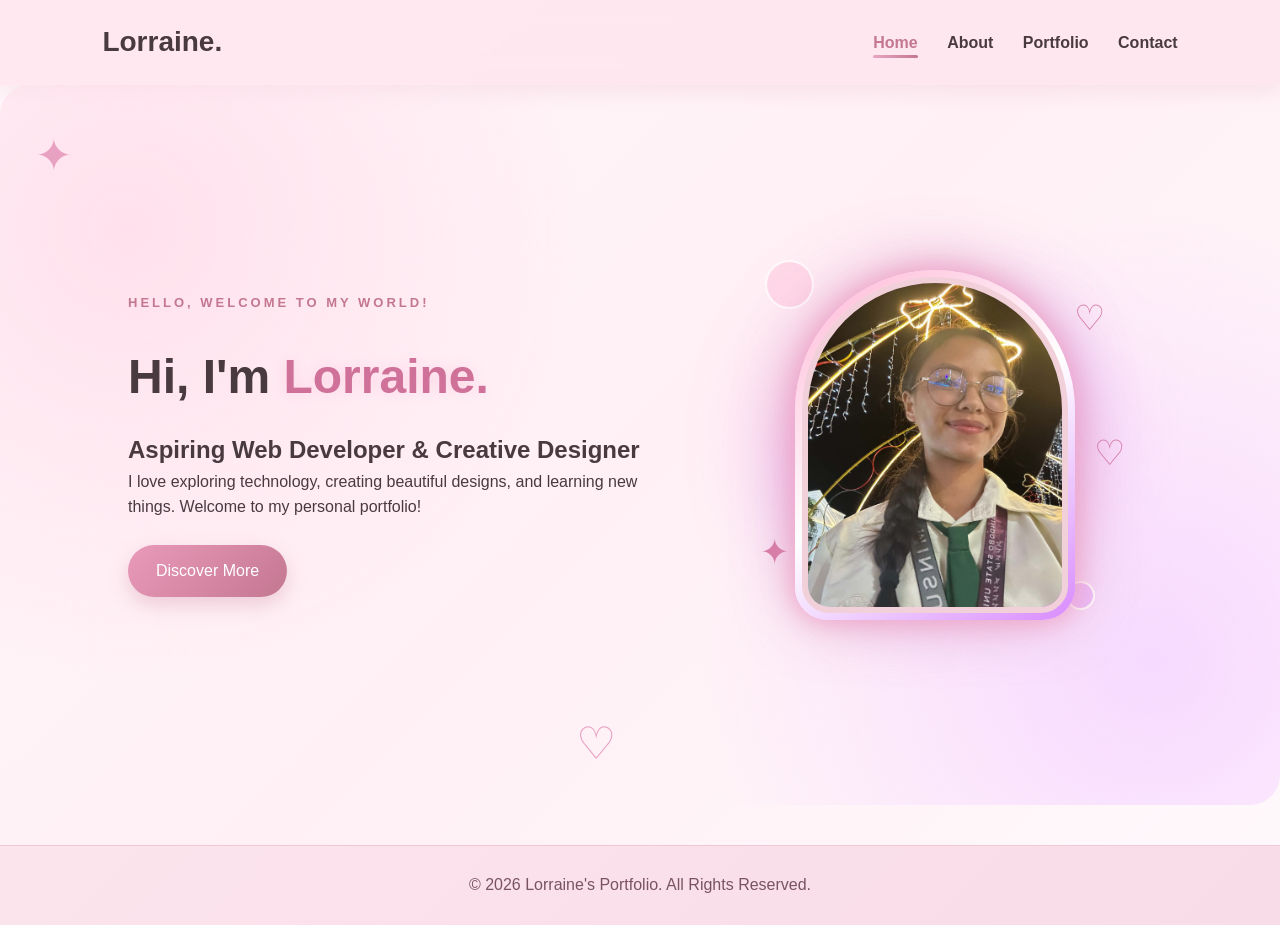
<file: index.html>
<!DOCTYPE html>

<html lang="en">

<head>

    <meta charset="UTF-8">

    <meta name="viewport" content="width=device-width, initial-scale=1.0">

    <title>Home | Lorraine's Portfolio</title>

    <!-- External CSS -->

    <link rel="stylesheet" href="style.css">

</head>

<body>

    <!-- Navigation Bar -->

    <header>

        <h2 class="logo">Lorraine.</h2>

        <nav>

            <a href="index.html" class="active">Home</a>

            <a href="about.html">About</a>

            <a href="portfolio.html">Portfolio</a>

            <a href="contact.html">Contact</a>

            </nav>
        </header>

        <!-- Hero Section -->
        <section class="hero">
            <div class="hero-text">
                <p class="welcome">HELLO, WELCOME TO MY WORLD!</p>
                <h1>Hi, I'm <span>Lorraine.</span></h1>
                <h2>Aspiring Web Developer & Creative Designer</h2>
                <p>
                    I love exploring technology, creating beautiful designs,
                    and learning new things. Welcome to my personal portfolio!
                </p>
                <a href="about.html" class="btn">Discover More</a>
            </div>

            <div class="hero-image">
                <div class="photo-glow"></div>
                <div class="photo-frame">
                    <img src="images/profile.jpg" alt="Lorraine's portrait">
                </div>
                <span class="floating-heart heart-one">♡</span>
                <span class="floating-heart heart-two">✦</span>
                <span class="floating-heart heart-three">♡</span>
            </div>
        </section>

        <footer>
            <p>© 2026 Lorraine's Portfolio. All Rights Reserved.</p>
        </footer>

    </body>
</html>
</file>
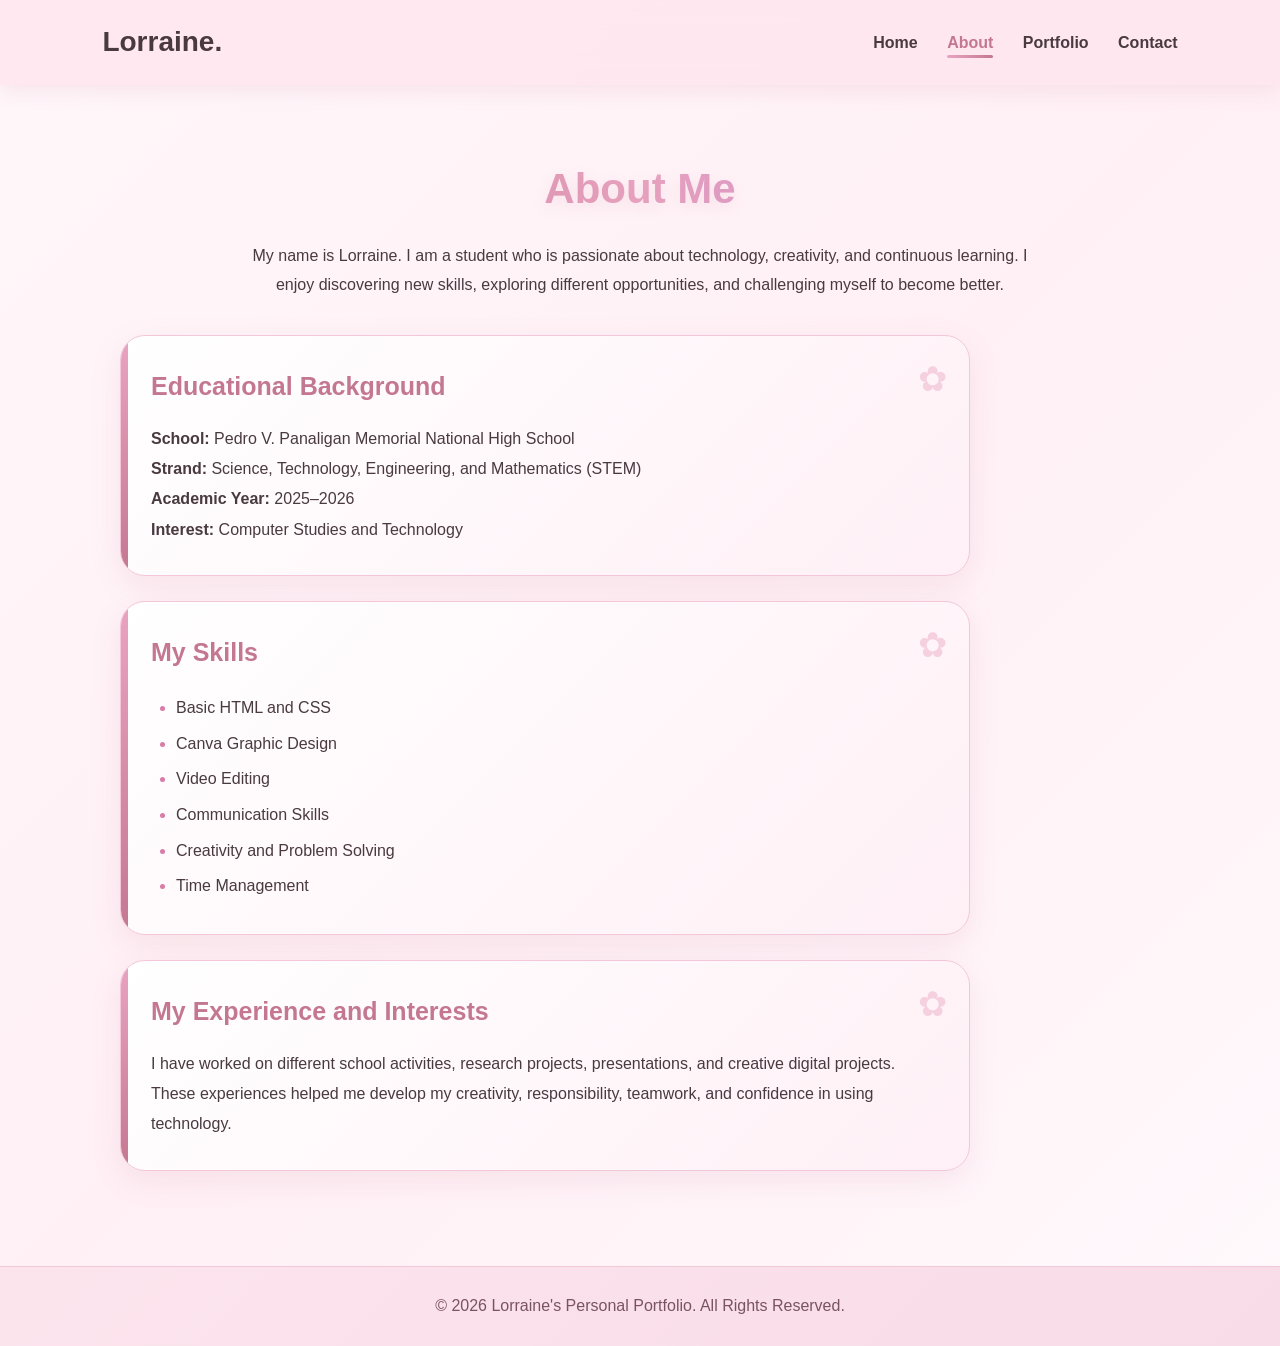
<file: about.html>
<!DOCTYPE html>
<html lang="en">
<head>
    <meta charset="UTF-8">
    <meta name="viewport" content="width=device-width, initial-scale=1.0">
    <title>About | Lorraine's Portfolio</title>

    <!-- External CSS -->
    <link rel="stylesheet" href="style.css">
</head>

<body>

    <!-- Navigation Bar -->
    <header>
        <h2 class="logo">Lorraine.</h2>

        <nav>
            <a href="index.html">Home</a>
            <a href="about.html" class="active">About</a>
            <a href="portfolio.html">Portfolio</a>
            <a href="contact.html">Contact</a>
        </nav>
    </header>

    <!-- About Section -->
    <section class="page-content">

        <h1>About <span>Me</span></h1>

        <p>
            My name is Lorraine. I am a student who is passionate
            about technology, creativity, and continuous learning.
            I enjoy discovering new skills, exploring different
            opportunities, and challenging myself to become better.
        </p>

        <!-- Educational Background -->
        <div class="info-card">

            <h2>Educational Background</h2>

            <p><strong>School:</strong>
                Pedro V. Panaligan Memorial National High School
            </p>

            <p><strong>Strand:</strong>
                Science, Technology, Engineering, and Mathematics (STEM)
            </p>

            <p><strong>Academic Year:</strong>
                2025–2026
            </p>

            <p><strong>Interest:</strong>
                Computer Studies and Technology
            </p>

        </div>

        <!-- Skills -->
        <div class="info-card">

            <h2>My Skills</h2>

            <ul>
                <li>Basic HTML and CSS</li>
                <li>Canva Graphic Design</li>
                <li>Video Editing</li>
                <li>Communication Skills</li>
                <li>Creativity and Problem Solving</li>
                <li>Time Management</li>
            </ul>

        </div>

        <!-- Experience -->
        <div class="info-card">

            <h2>My Experience and Interests</h2>

            <p>
                I have worked on different school activities,
                research projects, presentations, and creative
                digital projects. These experiences helped me
                develop my creativity, responsibility, teamwork,
                and confidence in using technology.
            </p>

        </div>

    </section>

    <!-- Footer -->
    <footer>
        <p>&copy; 2026 Lorraine's Personal Portfolio. All Rights Reserved.</p>
    </footer>

</body>
</html>
</file>
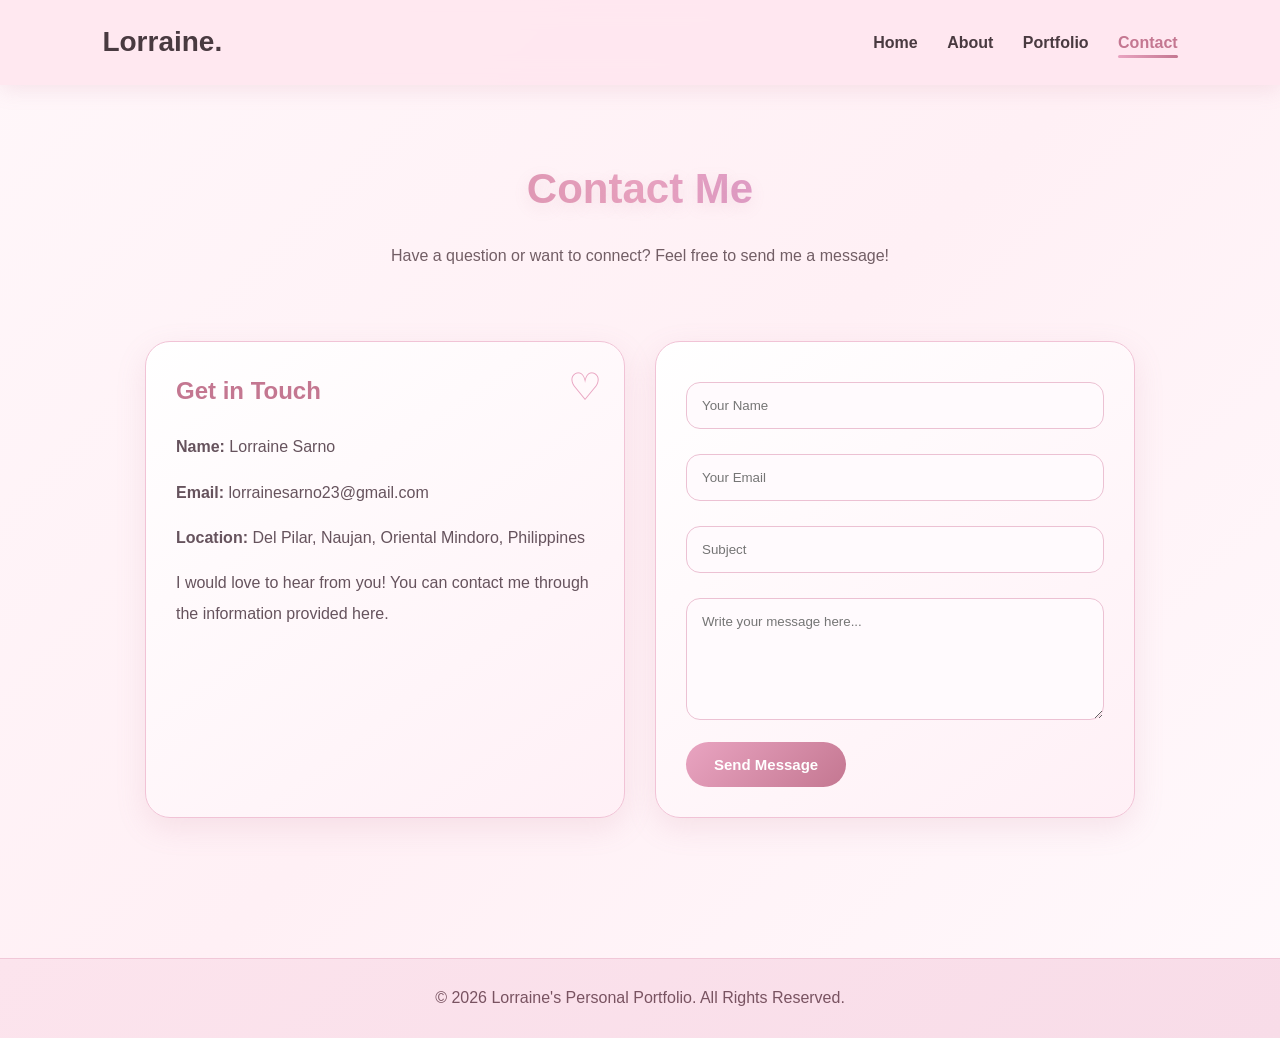
<file: contact.html>
<!DOCTYPE html>
<html lang="en">
<head>
    <meta charset="UTF-8">
    <meta name="viewport" content="width=device-width, initial-scale=1.0">

    <title>Contact | Lorraine's Portfolio</title>

    <!-- External CSS -->
    <link rel="stylesheet" href="style.css">
</head>

<body>

    <!-- Navigation Bar -->
    <header>
        <h2 class="logo">Lorraine.</h2>

        <nav>
            <a href="index.html">Home</a>
            <a href="about.html">About</a>
            <a href="portfolio.html">Portfolio</a>
            <a href="contact.html" class="active">Contact</a>
        </nav>
    </header>

    <!-- Contact Section -->
    <section class="page-content">

        <h1>Contact <span>Me</span></h1>

        <p class="subtitle">
            Have a question or want to connect?
            Feel free to send me a message!
        </p>

        <div class="contact-container">

            <!-- Contact Information -->
            <div class="contact-info">

                <h2>Get in Touch</h2>

                <p><strong>Name:</strong> Lorraine Sarno</p>

                <p><strong>Email:</strong>
                    lorrainesarno23@gmail.com
                </p>

                <p><strong>Location:</strong> Del Pilar, Naujan, Oriental Mindoro, Philippines</p>

                <p>
                    I would love to hear from you!
                    You can contact me through the
                    information provided here.
                </p>

            </div>

            <!-- Contact Form -->
            <form class="contact-form" onsubmit="sendEmail(event)">

                <input
                    type="text"
                    id="visitorName"
                    placeholder="Your Name"
                    required>

                <input
                    type="email"
                    id="visitorEmail"
                    placeholder="Your Email"
                    required>

                <input
                    type="text"
                    id="visitorSubject"
                    placeholder="Subject"
                    required>

                <textarea
                    id="visitorMessage"
                    placeholder="Write your message here..."
                    rows="6"
                    required></textarea>

                <button type="submit">Send Message</button>

            </form>

            <script>
            function sendEmail(event) {
                event.preventDefault();

                const name = document.getElementById("visitorName").value;
                const email = document.getElementById("visitorEmail").value;
                const subject = document.getElementById("visitorSubject").value;
                const message = document.getElementById("visitorMessage").value;

                const recipient = "lorrainesarno23@gmail.com";

                const emailBody =
                    "Name: " + name + "\n" +
                    "Email: " + email + "\n\n" +
                    "Message:\n" + message;

                const mailtoLink =
                    "mailto:" + recipient +
                    "?subject=" + encodeURIComponent(subject) +
                    "&body=" + encodeURIComponent(emailBody);

                window.location.href = mailtoLink;
            }
            </script>

                

        </div>

    </section>

    <!-- Footer -->
    <footer>
        <p>
            &copy; 2026 Lorraine's Personal Portfolio.
            All Rights Reserved.
        </p>
    </footer>

</body>
</html>
</file>
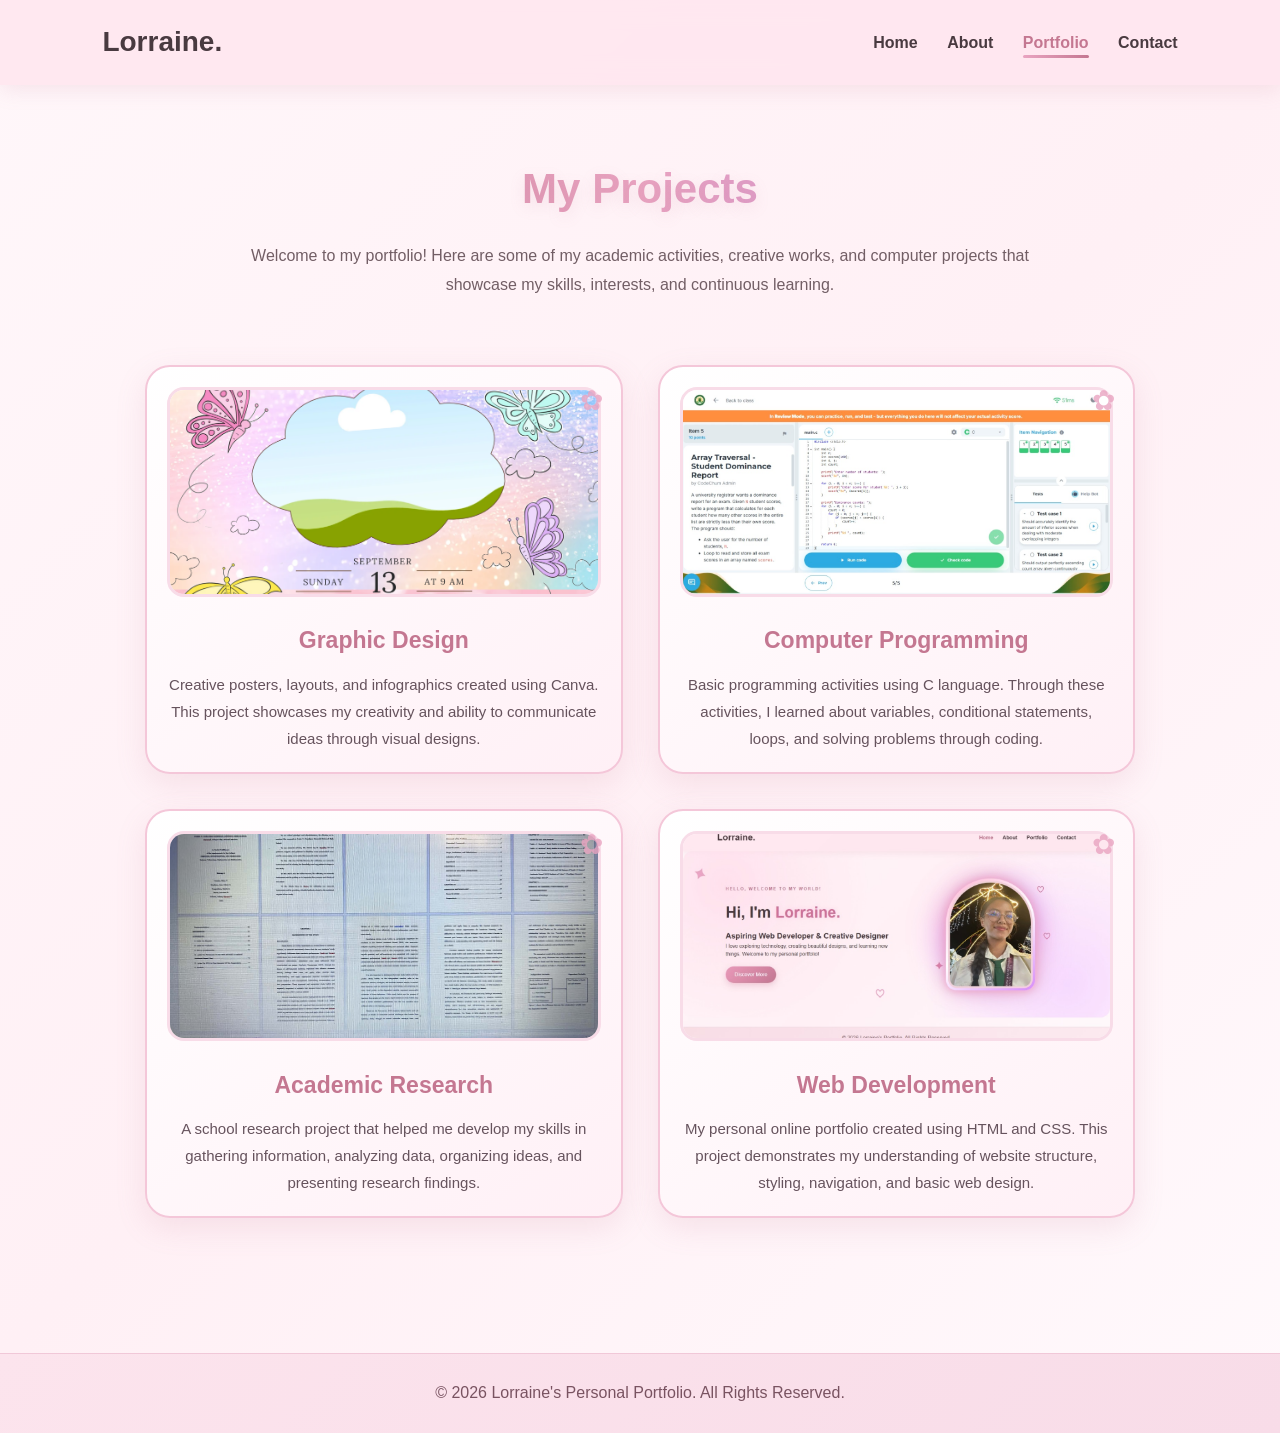
<file: portfolio.html>
<!DOCTYPE html>
<html lang="en">

<head>
    <meta charset="UTF-8">
    <meta name="viewport" content="width=device-width, initial-scale=1.0">

    <title>Portfolio | Lorraine's Personal Portfolio</title>

    <!-- External CSS Stylesheet -->
    <link rel="stylesheet" href="style.css">
</head>

<body>

    <!-- Navigation Bar -->
    <header>
        <h2 class="logo">Lorraine.</h2>

        <nav>
            <a href="index.html">Home</a>
            <a href="about.html">About</a>
            <a href="portfolio.html" class="active">Portfolio</a>
            <a href="contact.html">Contact</a>
        </nav>
    </header>


    <!-- Portfolio Section -->
    <section class="page-content">

        <h1>My <span>Projects</span></h1>

        <p class="subtitle">
            Welcome to my portfolio! Here are some of my
            academic activities, creative works, and computer
            projects that showcase my skills, interests,
            and continuous learning.
        </p>


        <!-- Project Container -->
        <div class="project-container">


            <!-- Project 1: Graphic Design -->
            <div class="project-card">

                <img src="images/project1.jpg"
                     alt="Graphic design project">

                <h2>Graphic Design</h2>

                <p>
                    Creative posters, layouts, and infographics
                    created using Canva. This project showcases
                    my creativity and ability to communicate
                    ideas through visual designs.
                </p>

            </div>


            <!-- Project 2: Computer Programming -->
            <div class="project-card">

                <img src="images/project2.jpg"
                     alt="Computer programming activity">

                <h2>Computer Programming</h2>

                <p>
                    Basic programming activities using C language.
                    Through these activities, I learned about
                    variables, conditional statements, loops,
                    and solving problems through coding.
                </p>

            </div>


            <!-- Project 3: Academic Research -->
            <div class="project-card">

                <img src="images/project3.jpg"
                     alt="Academic research project">

                <h2>Academic Research</h2>

                <p>
                    A school research project that helped me
                    develop my skills in gathering information,
                    analyzing data, organizing ideas, and
                    presenting research findings.
                </p>

            </div>


            <!-- Project 4: Web Development -->
            <div class="project-card">

                <img src="images/project4.jpg"
                     alt="Personal website development">

                <h2>Web Development</h2>

                <p>
                    My personal online portfolio created using
                    HTML and CSS. This project demonstrates
                    my understanding of website structure,
                    styling, navigation, and basic web design.
                </p>

            </div>


        </div>

    </section>


    <!-- Footer -->
    <footer>
        <p>
            &copy; 2026 Lorraine's Personal Portfolio.
            All Rights Reserved.
        </p>
    </footer>

</body>

</html>
</file>
<file: style.css>
/* GENERAL STYLING */
* {
    margin: 0;
    padding: 0;
    box-sizing: border-box;
    font-family: Arial, sans-serif;
}

body {
    background-color: #fff7f5;
    color: #493a40;
    line-height: 1.6;
}

/* HEADER */
header {
    display: flex;
    justify-content: space-between;
    align-items: center;
    padding: 20px 8%;
    background-color: #f8dde5;
}

.logo {
    font-size: 28px;
    color: #493a40;
    font-weight: bold;
}

/* NAVIGATION */
nav a {
    text-decoration: none;
    color: #493a40;
    margin-left: 25px;
    font-weight: bold;
    transition: 0.3s;
}

nav a:hover,
nav a.active {
    color: #c47791;
}

/* HOMEPAGE */
.hero {
    min-height: 80vh;
    display: flex;
    align-items: center;
    justify-content: space-between;
    padding: 60px 10%;
    gap: 40px;
}

.hero-text {
    max-width: 550px;
}

.welcome {
    color: #c47791;
    letter-spacing: 2px;
    font-size: 13px;
    font-weight: bold;
}

.hero-text h1 {
    font-size: 48px;
    margin: 15px 0;
}

span {
    color: #c47791;
}

.hero-text h3 {
    margin-bottom: 15px;
}

.hero-text p {
    margin-bottom: 25px;
}

/* BUTTON */
.btn {
    display: inline-block;
    background-color: #c47791;
    color: white;
    padding: 12px 25px;
    border-radius: 25px;
    text-decoration: none;
    transition: 0.3s;
}

.btn:hover {
    background-color: #a85d77;
}

/* PROFILE IMAGE */
.hero-image img {
    width: 300px;
    height: 350px;
    object-fit: cover;
    border-radius: 20px;
    border: 6px solid #f1d0da;
}

/* FOOTER */
footer {
    text-align: center;
    padding: 20px;
    background-color: #f8dde5;
    color: #493a40;
    margin-top: 30px;
}
/* ABOUT PAGE */

.page-content {
    min-height: 80vh;
    padding: 60px 10%;
    text-align: center;
}

.page-content h1 {
    font-size: 38px;
    margin-bottom: 15px;
}

.page-content > p {
    max-width: 800px;
    margin: 0 auto 30px;
}

.info-card {
    background-color: white;
    padding: 25px;
    margin: 20px auto;
    max-width: 850px;
    border-radius: 15px;
    text-align: left;
    box-shadow: 0 4px 12px rgba(0,0,0,0.06);
}

.info-card h2 {
    color: #c47791;
    margin-bottom: 12px;
}

.info-card ul {
    padding-left: 25px;
}
/* PORTFOLIO PAGE */

.subtitle {
    color: #725e65;
    font-size: 16px;
}

/* PROJECT GRID */
.project-container {
    display: grid;
    grid-template-columns: repeat(2, 1fr);
    gap: 25px;
    margin-top: 30px;
}

/* PROJECT CARDS */
.project-card {
    background-color: white;
    border-radius: 15px;
    padding: 20px;
    box-shadow: 0 4px 12px rgba(0,0,0,0.06);
    transition: 0.3s;
}

.project-card:hover {
    transform: translateY(-5px);
}

/* PROJECT IMAGES */
.project-card img {
    width: 100%;
    height: 200px;
    object-fit: cover;
    border-radius: 10px;
}

.project-card h2 {
    color: #c47791;
    margin: 15px 0 10px;
}

.project-card p {
    font-size: 15px;
    line-height: 1.6;
}
/* CONTACT PAGE */

.contact-container {
    display: flex;
    justify-content: center;
    align-items: flex-start;
    gap: 40px;
    margin-top: 35px;
    text-align: left;
}

/* CONTACT INFORMATION */
.contact-info {
    background-color: white;
    padding: 25px;
    border-radius: 15px;
    flex: 1;
    box-shadow: 0 4px 12px rgba(0,0,0,0.06);
}

.contact-info h2 {
    color: #c47791;
    margin-bottom: 15px;
}

.contact-info p {
    margin-bottom: 15px;
}

/* CONTACT FORM */
.contact-form {
    background-color: white;
    padding: 25px;
    border-radius: 15px;
    flex: 1;
    box-shadow: 0 4px 12px rgba(0,0,0,0.06);
}

.contact-form input,
.contact-form textarea {
    width: 100%;
    padding: 12px;
    margin-bottom: 15px;
    border: 1px solid #e8c6d1;
    border-radius: 8px;
    outline: none;
}

.contact-form input:focus,
.contact-form textarea:focus {
    border-color: #c47791;
}

/* SEND BUTTON */
.contact-form button {
    background-color: #c47791;
    color: white;
    padding: 12px 25px;
    border: none;
    border-radius: 8px;
    cursor: pointer;
    font-size: 15px;
    transition: 0.3s;
}

.contact-form button:hover {
    background-color: #a85d77;
}
/* BEAUTIFUL PINK PORTRAIT EFFECT */

.hero-image {
    position: relative;
    width: 350px;
    height: 400px;
    display: flex;
    justify-content: center;
    align-items: center;
    margin: auto;
}

.photo-glow {
    position: absolute;
    width: 310px;
    height: 310px;
    background: linear-gradient(135deg, #ff9fcb, #d98bff, #ffc1d9);
    border-radius: 50%;
    filter: blur(45px);
    opacity: 0.7;
    animation: glowPulse 3s infinite alternate;
}

.photo-frame {
    position: relative;
    width: 280px;
    height: 350px;
    padding: 7px;
    border-radius: 150px 150px 35px 35px;
    background: linear-gradient(145deg, #ffb6d5, #ffffff, #d98bff);
    box-shadow: 0 0 25px #f3a6ca,
                0 0 55px rgba(196, 119, 145, 0.5);
    z-index: 2;
    transition: 0.4s ease;
}

.photo-frame:hover {
    transform: translateY(-10px) scale(1.03);
    box-shadow: 0 0 35px #ff9fcb,
                0 0 70px #e9a4ff;
}

.photo-frame img {
    width: 100%;
    height: 100%;
    object-fit: cover;
    border-radius: 145px 145px 30px 30px;
}

.floating-heart {
    position: absolute;
    color: #d77da7;
    font-size: 35px;
    z-index: 3;
    animation: float 3s ease-in-out infinite;
}

.heart-one {
    top: 45px;
    right: 5px;
}

.heart-two {
    bottom: 65px;
    left: 0;
    animation-delay: 1s;
}

.heart-three {
    top: 180px;
    right: -15px;
    animation-delay: 1.5s;
}

@keyframes float {
    0%, 100% {
        transform: translateY(0);
    }
    50% {
        transform: translateY(-15px);
    }
}

@keyframes glowPulse {
    from {
        opacity: 0.4;
        transform: scale(0.9);
    }
    to {
        opacity: 0.8;
        transform: scale(1.1);
    }
}
/* =================================
   EXTRA PINK DESIGNS FOR ALL PAGES
================================= */

/* GLOBAL PINK BACKGROUND DETAILS */

body {
    background: linear-gradient(
        135deg,
        #fff7fa,
        #fff0f5,
        #fff9fc
    );
}

/* NAVIGATION BAR */

header {
    background: rgba(255, 230, 239, 0.92);
    backdrop-filter: blur(12px);
    box-shadow: 0 5px 20px rgba(196, 119, 145, 0.15);
}

nav a {
    transition: 0.3s ease;
}

nav a:hover {
    color: #d45d91;
    text-shadow: 0 0 10px #ffc1d9;
}

/* HOME PAGE EXTRA DESIGNS */

.hero {
    position: relative;
    overflow: hidden;
    background:
        radial-gradient(circle at 10% 20%,
        #ffe0ec 0%, transparent 35%),
        radial-gradient(circle at 90% 80%,
        #f7d9ff 0%, transparent 35%);
    border-radius: 30px;
}

.hero::before {
    content: "✦";
    position: absolute;
    top: 35px;
    left: 35px;
    font-size: 45px;
    color: #e9a1c1;
    animation: sparkle 3s infinite alternate;
}

.hero::after {
    content: "♡";
    position: absolute;
    bottom: 25px;
    left: 45%;
    font-size: 45px;
    color: #e9a1c1;
    animation: float 3s infinite ease-in-out;
}

.hero-text h1 {
    color: #493a40;
}

.hero-text h1 span {
    color: #cf7199;
    text-shadow: 0 0 15px #ffd1e3;
}

.hero-text .welcome {
    color: #c47791;
    letter-spacing: 3px;
    font-weight: bold;
}

.btn {
    background: linear-gradient(135deg, #e99ab9, #c47791);
    color: white;
    border-radius: 30px;
    padding: 13px 28px;
    box-shadow: 0 8px 20px rgba(196, 119, 145, 0.3);
    transition: 0.3s ease;
}

.btn:hover {
    transform: translateY(-5px);
    box-shadow: 0 12px 25px rgba(196, 119, 145, 0.45);
}

/* ABOUT PAGE */

.page-content {
    position: relative;
    padding: 55px 25px;
}

.page-content h1,
.page-content h2 {
    color: #bd668b;
}

.info-card {
    background: linear-gradient(145deg, #ffffff, #fff0f5);
    border: 1px solid #f5ccdc;
    border-radius: 22px;
    padding: 25px;
    box-shadow: 0 8px 25px rgba(196, 119, 145, 0.12);
    transition: 0.3s ease;
}

.info-card:hover {
    transform: translateY(-8px);
    box-shadow: 0 15px 30px rgba(196, 119, 145, 0.23);
    border-color: #e6a3bd;
}

/* PORTFOLIO PAGE */

.project-container {
    gap: 30px;
    padding: 25px;
}

.project-card {
    background: linear-gradient(145deg, #ffffff, #fff0f5);
    border: 1px solid #f3c6d8;
    border-radius: 22px;
    overflow: hidden;
    box-shadow: 0 8px 25px rgba(196, 119, 145, 0.13);
    transition: 0.35s ease;
}

.project-card:hover {
    transform: translateY(-10px);
    box-shadow: 0 15px 35px rgba(196, 119, 145, 0.3);
}

.project-card img {
    transition: 0.4s ease;
}

.project-card:hover img {
    transform: scale(1.04);
}

.project-card h2,
.project-card h3 {
    color: #c47791;
}

/* CONTACT PAGE */

.contact-container {
    gap: 30px;
    padding: 30px;
}

.contact-info,
.contact-form {
    background: linear-gradient(145deg, #ffffff, #fff0f5);
    border: 1px solid #f2c5d7;
    border-radius: 25px;
    padding: 30px;
    box-shadow: 0 10px 30px rgba(196, 119, 145, 0.13);
}

.contact-info h2,
.contact-form h2 {
    color: #c47791;
}

.contact-form input,
.contact-form textarea {
    width: 100%;
    padding: 13px;
    margin: 10px 0;
    border: 1px solid #edbfd1;
    border-radius: 12px;
    background: #fffafd;
    outline: none;
    transition: 0.3s ease;
}

.contact-form input:focus,
.contact-form textarea:focus {
    border-color: #d77da7;
    box-shadow: 0 0 12px #f8c9dc;
}

/* FOOTER */

footer {
    background: linear-gradient(135deg, #f8dde5, #fceaf1);
    color: #795361;
    border-top: 1px solid #f1c8d8;
}

/* EXTRA ANIMATIONS */

@keyframes sparkle {
    from {
        transform: rotate(0deg) scale(0.8);
        opacity: 0.5;
    }
    to {
        transform: rotate(25deg) scale(1.2);
        opacity: 1;
    }
}

/* MOBILE RESPONSIVENESS */

@media (max-width: 768px) {
    .hero {
        border-radius: 20px;
    }

    .info-card,
    .project-card,
    .contact-info,
    .contact-form {
        margin-bottom: 18px;
    }
}
/* =================================
   ABOUT PAGE - PINK AESTHETIC
================================= */

.page-content {
    max-width: 1100px;
    margin: 40px auto;
    padding: 30px;
}

.page-content > h1 {
    font-size: 42px;
    text-align: center;
    background: linear-gradient(90deg, #c47791, #e9a4c1, #bd83d8);
    -webkit-background-clip: text;
    -webkit-text-fill-color: transparent;
    margin-bottom: 20px;
}

.page-content > p {
    text-align: center;
    line-height: 1.8;
    margin-bottom: 35px;
}

.info-card {
    position: relative;
    background: linear-gradient(135deg, #ffffff, #fff0f6);
    border: 1px solid #f3c7d9;
    border-radius: 25px;
    padding: 30px;
    margin: 25px 0;
    box-shadow: 0 10px 30px rgba(196, 119, 145, 0.13);
    overflow: hidden;
    transition: all 0.35s ease;
}

.info-card::before {
    content: "";
    position: absolute;
    top: 0;
    left: 0;
    width: 7px;
    height: 100%;
    background: linear-gradient(#e9a4c1, #c47791);
}

.info-card::after {
    content: "✿";
    position: absolute;
    right: 22px;
    top: 15px;
    font-size: 35px;
    color: #f1c1d5;
    opacity: 0.7;
}

.info-card:hover {
    transform: translateY(-7px);
    box-shadow: 0 15px 35px rgba(196, 119, 145, 0.22);
    border-color: #e5a0bc;
}

.info-card h2 {
    color: #c47791;
    font-size: 25px;
    margin-bottom: 18px;
}

.info-card p {
    line-height: 1.9;
}

.info-card ul {
    padding-left: 25px;
}

.info-card li {
    padding: 5px 0;
}

.info-card li::marker {
    color: #d77da7;
}

/* ABOUT PAGE RESPONSIVE DESIGN */

@media (max-width: 768px) {
    .page-content {
        padding: 20px;
    }

    .page-content > h1 {
        font-size: 32px;
    }

    .info-card {
        padding: 23px;
    }
}
/* =================================
   PORTFOLIO - PINK DREAM GALLERY
================================= */

.project-container {
    max-width: 1150px;
    margin: 40px auto;
    display: grid;
    grid-template-columns: repeat(2, 1fr);
    gap: 35px;
    padding: 25px;
}

.project-card {
    position: relative;
    background: linear-gradient(145deg, #ffffff, #fff0f6);
    border: 2px solid #f4c7d9;
    border-radius: 25px;
    padding: 20px;
    overflow: hidden;
    box-shadow: 0 10px 30px rgba(196, 119, 145, 0.15);
    transition: 0.4s ease;
}

.project-card::before {
    content: "✿";
    position: absolute;
    top: 12px;
    right: 18px;
    font-size: 28px;
    color: #e9a4c1;
    opacity: 0.8;
    z-index: 2;
}

.project-card:hover {
    transform: translateY(-12px);
    border-color: #d98bab;
    box-shadow: 0 18px 40px rgba(196, 119, 145, 0.3);
}

.project-card img {
    width: 100%;
    height: 210px;
    object-fit: cover;
    border-radius: 17px;
    border: 3px solid #f8dce8;
    transition: 0.5s ease;
}

.project-card:hover img {
    transform: scale(1.035);
    border-color: #e9a4c1;
}

.project-card h2,
.project-card h3 {
    color: #c47791;
    text-align: center;
    margin: 18px 0 12px;
    font-size: 23px;
}

.project-card p {
    color: #66535d;
    line-height: 1.8;
    text-align: center;
}

/* PORTFOLIO PAGE HEADING */

.page-content > h1 {
    text-shadow: 0 5px 15px rgba(196, 119, 145, 0.15);
}

/* MOBILE PROJECT LAYOUT */

@media (max-width: 768px) {
    .project-container {
        grid-template-columns: 1fr;
        padding: 15px;
        gap: 25px;
    }

    .project-card img {
        height: 190px;
    }
}
/* =================================
   CONTACT PAGE - PINK AESTHETIC
================================= */

.contact-container {
    max-width: 1100px;
    margin: 45px auto;
    display: flex;
    align-items: stretch;
    gap: 30px;
    padding: 25px;
}

/* CONTACT INFORMATION CARD */

.contact-info {
    position: relative;
    flex: 1;
    background: linear-gradient(145deg, #ffffff, #fff0f6);
    border: 1px solid #f1c3d6;
    border-radius: 25px;
    padding: 30px;
    box-shadow: 0 10px 30px rgba(196, 119, 145, 0.15);
    transition: 0.3s ease;
}

.contact-info::after {
    content: "♡";
    position: absolute;
    top: 15px;
    right: 22px;
    font-size: 38px;
    color: #e9a4c1;
}

.contact-info:hover {
    transform: translateY(-6px);
    box-shadow: 0 15px 35px rgba(196, 119, 145, 0.25);
}

.contact-info h2 {
    color: #c47791;
    margin-bottom: 22px;
}

.contact-info p {
    line-height: 1.9;
    color: #66535d;
}

/* CONTACT FORM CARD */

.contact-form {
    flex: 1;
    background: linear-gradient(145deg, #ffffff, #fff0f6);
    border: 1px solid #f1c3d6;
    border-radius: 25px;
    padding: 30px;
    box-shadow: 0 10px 30px rgba(196, 119, 145, 0.15);
    transition: 0.3s ease;
}

.contact-form:hover {
    box-shadow: 0 15px 35px rgba(196, 119, 145, 0.23);
}

/* INPUT FIELDS */

.contact-form input,
.contact-form textarea {
    width: 100%;
    padding: 15px;
    margin-bottom: 15px;
    border: 1px solid #ecc1d3;
    border-radius: 14px;
    background: #fffafd;
    color: #493a40;
    font-family: inherit;
    transition: 0.3s ease;
}

.contact-form input:focus,
.contact-form textarea:focus {
    outline: none;
    border-color: #d77da7;
    box-shadow: 0 0 15px rgba(215, 125, 167, 0.25);
    background: #ffffff;
}

/* SEND MESSAGE BUTTON */

.contact-form button,
.contact-form input[type="submit"] {
    background: linear-gradient(135deg, #e9a4c1, #c47791);
    color: white;
    border: none;
    border-radius: 30px;
    padding: 14px 28px;
    font-weight: bold;
    cursor: pointer;
    transition: 0.3s ease;
}

.contact-form button:hover,
.contact-form input[type="submit"]:hover {
    transform: translateY(-4px);
    box-shadow: 0 8px 20px rgba(196, 119, 145, 0.35);
}

/* MOBILE RESPONSIVENESS */

@media (max-width: 768px) {
    .contact-container {
        flex-direction: column;
        padding: 15px;
    }

    .contact-info,
    .contact-form {
        width: 100%;
    }
}
/* ======================================
   LORRAINE'S PORTFOLIO - FINAL UPGRADES
====================================== */

/* SMOOTH PAGE EXPERIENCE */

html {
    scroll-behavior: smooth;
}

body {
    overflow-x: hidden;
}

/* HOME PAGE SPARKLES */

.hero::before {
    animation: sparkleMove 4s ease-in-out infinite alternate;
}

.hero::after {
    animation: floatHeart 4s ease-in-out infinite;
}

@keyframes sparkleMove {
    0% {
        transform: rotate(0deg) scale(0.8);
        opacity: 0.4;
    }
    100% {
        transform: rotate(35deg) scale(1.3);
        opacity: 1;
    }
}

@keyframes floatHeart {
    0%, 100% {
        transform: translateY(0);
    }
    50% {
        transform: translateY(-18px);
    }
}

/* FLOATING PINK BUBBLES */

.hero-image::before,
.hero-image::after {
    content: "";
    position: absolute;
    border-radius: 50%;
    pointer-events: none;
    z-index: 1;
}

.hero-image::before {
    width: 45px;
    height: 45px;
    background: rgba(255, 182, 213, 0.4);
    border: 2px solid rgba(255, 255, 255, 0.8);
    top: 15px;
    left: 5px;
    animation: bubbleFloat 5s ease-in-out infinite;
}

.hero-image::after {
    width: 25px;
    height: 25px;
    background: rgba(217, 139, 255, 0.35);
    border: 2px solid #ffffff;
    bottom: 35px;
    right: 15px;
    animation: bubbleFloat 4s ease-in-out infinite reverse;
}

@keyframes bubbleFloat {
    0%, 100% {
        transform: translateY(0) scale(1);
    }
    50% {
        transform: translateY(-25px) scale(1.12);
    }
}

/* NAVIGATION INDICATOR */

nav a {
    position: relative;
    text-decoration: none;
    transition: color 0.3s ease;
}

nav a::after {
    content: "";
    position: absolute;
    width: 0;
    height: 3px;
    left: 0;
    bottom: -7px;
    border-radius: 5px;
    background: linear-gradient(90deg, #e9a4c1, #c47791);
    transition: width 0.3s ease;
}

nav a:hover::after,
nav a.active::after {
    width: 100%;
}

nav a.active {
    color: #c47791;
    font-weight: bold;
}

/* PRETTIER FOOTER */

footer {
    text-align: center;
    padding: 25px 15px;
    margin-top: 40px;
    background: linear-gradient(135deg, #fce4ed, #f8dce8);
    border-top: 1px solid #f1c8d8;
    color: #795361;
}

footer p {
    margin: 0;
    line-height: 1.8;
}

footer:hover {
    box-shadow: 0 -5px 20px rgba(196, 119, 145, 0.12);
}

/* ======================================
   MOBILE AND TABLET RESPONSIVENESS
====================================== */

img {
    max-width: 100%;
}

@media (max-width: 768px) {

    header {
        flex-direction: column;
        gap: 15px;
        padding: 18px;
    }

    nav {
        display: flex;
        justify-content: center;
        flex-wrap: wrap;
        gap: 18px;
    }

    nav a {
        font-size: 14px;
    }

    .hero {
        flex-direction: column;
        text-align: center;
        padding: 35px 18px;
        gap: 25px;
    }

    .hero-text {
        width: 100%;
    }

    .hero-text h1 {
        font-size: 34px;
    }

    .hero-text h2 {
        font-size: 19px;
    }

    .hero-image {
        width: 100%;
        max-width: 350px;
    }

    .photo-frame {
        max-width: 80%;
    }

    .page-content {
        width: 100%;
        padding: 20px;
    }

    .project-container {
        grid-template-columns: 1fr;
    }

    .contact-container {
        flex-direction: column;
        padding: 15px;
    }

    .contact-info,
    .contact-form {
        width: 100%;
    }

    footer {
        font-size: 13px;
    }
}

/* REDUCE ANIMATIONS FOR ACCESSIBILITY */

@media (prefers-reduced-motion: reduce) {
    *,
    *::before,
    *::after {
        animation-duration: 0.01ms !important;
        animation-iteration-count: 1 !important;
        scroll-behavior: auto !important;
        transition-duration: 0.01ms !important;
    }
}
</file>
